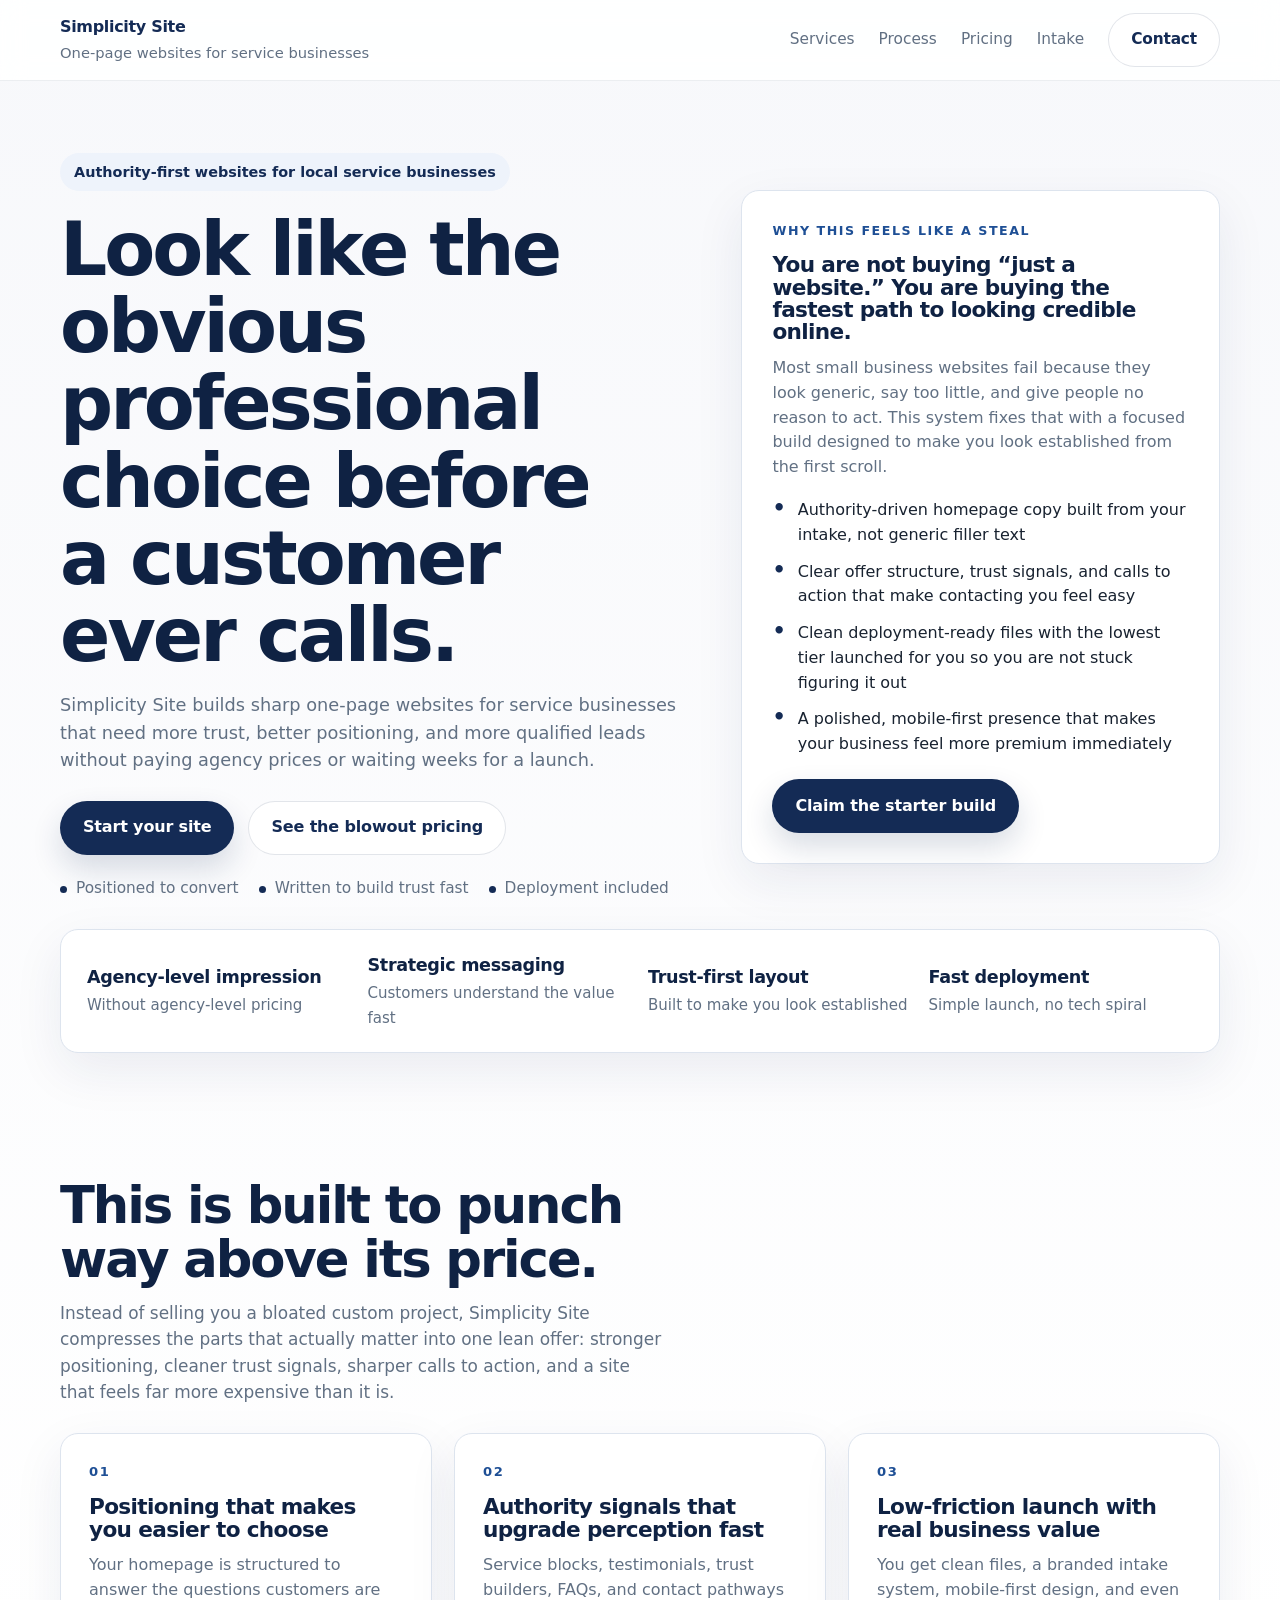
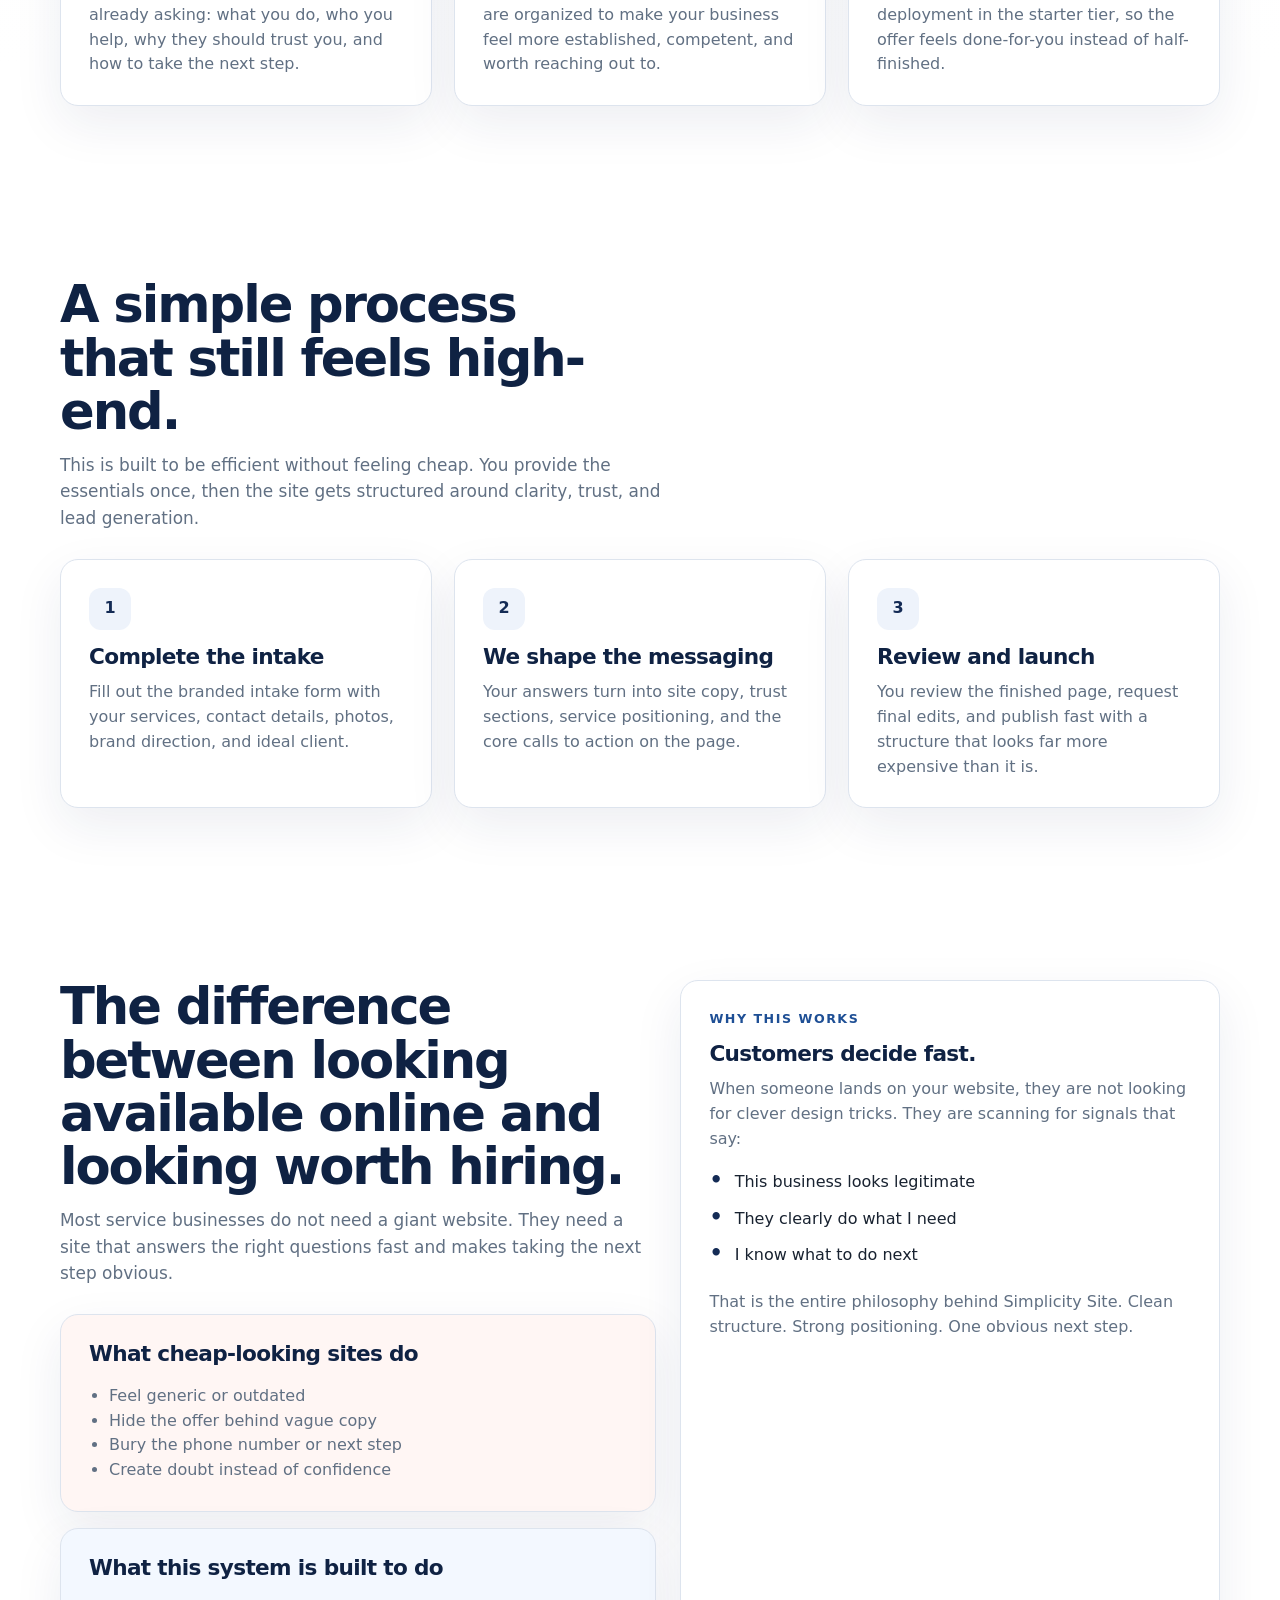
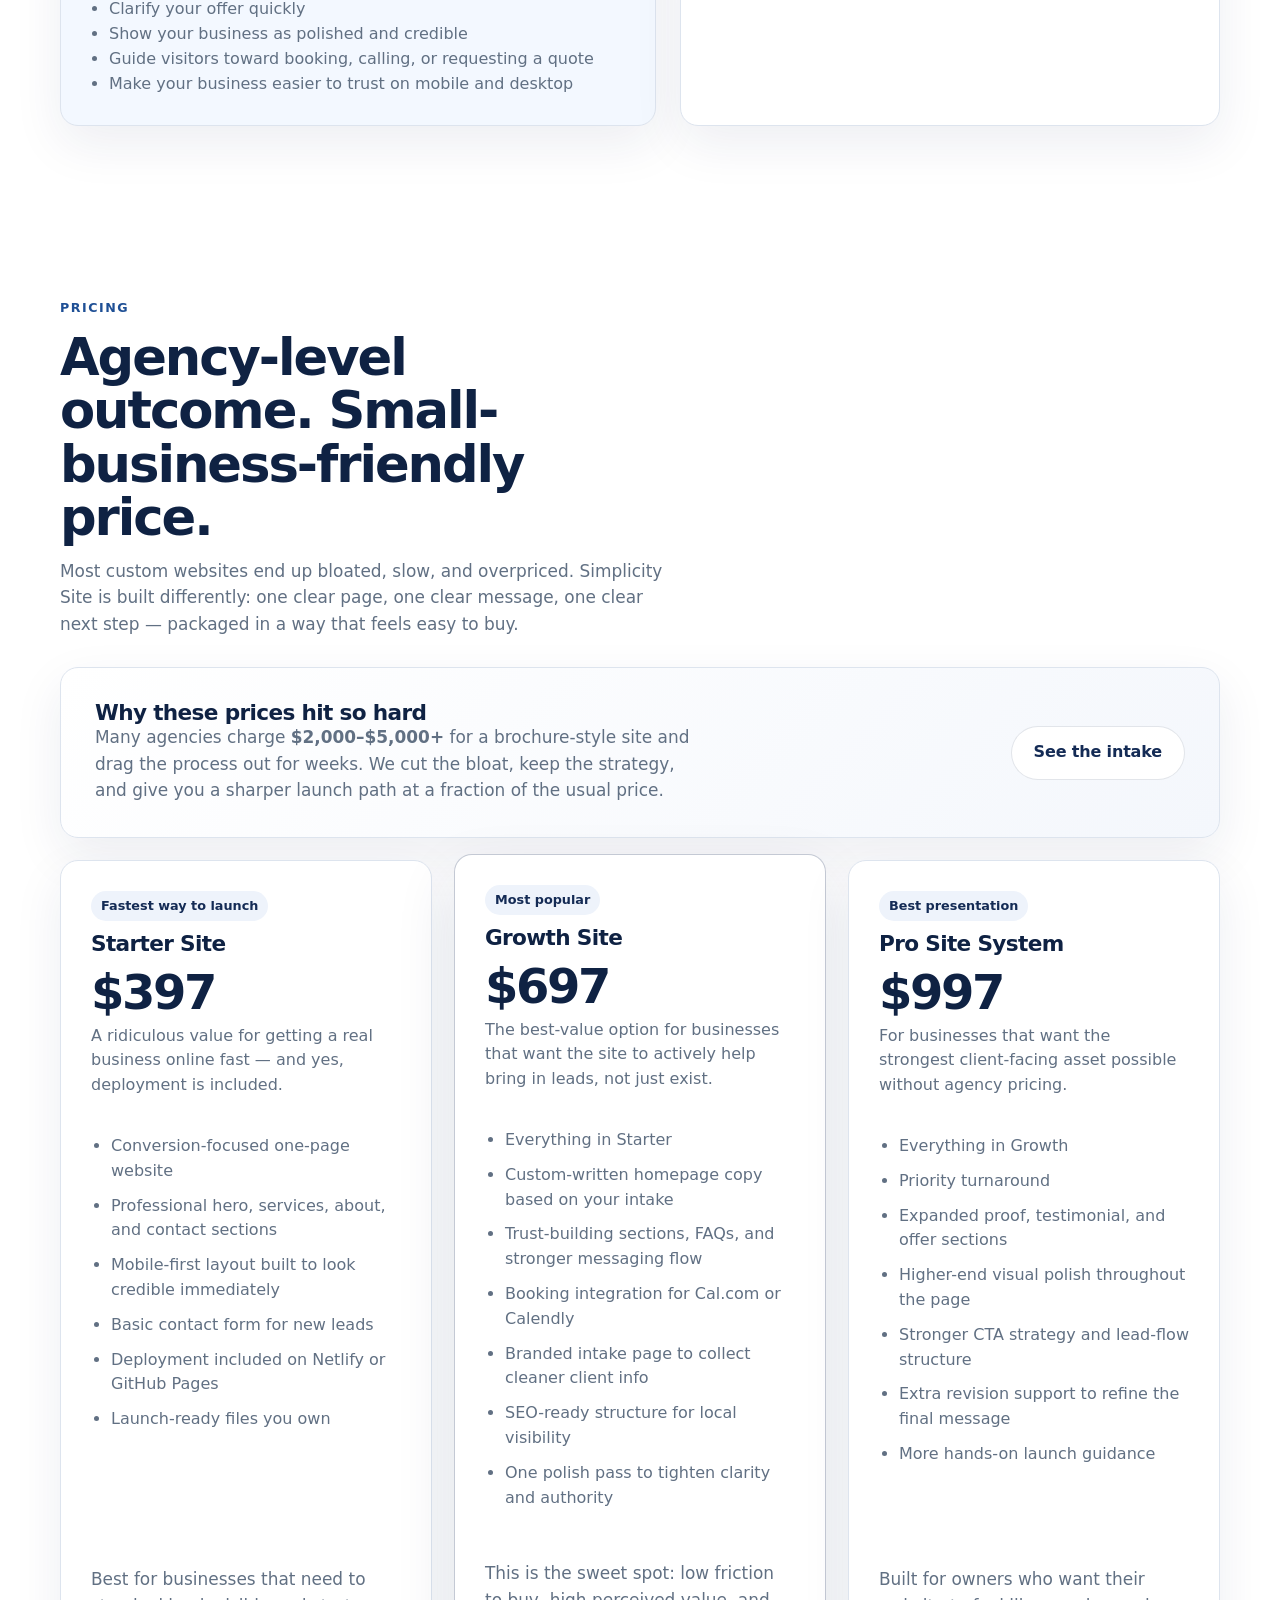
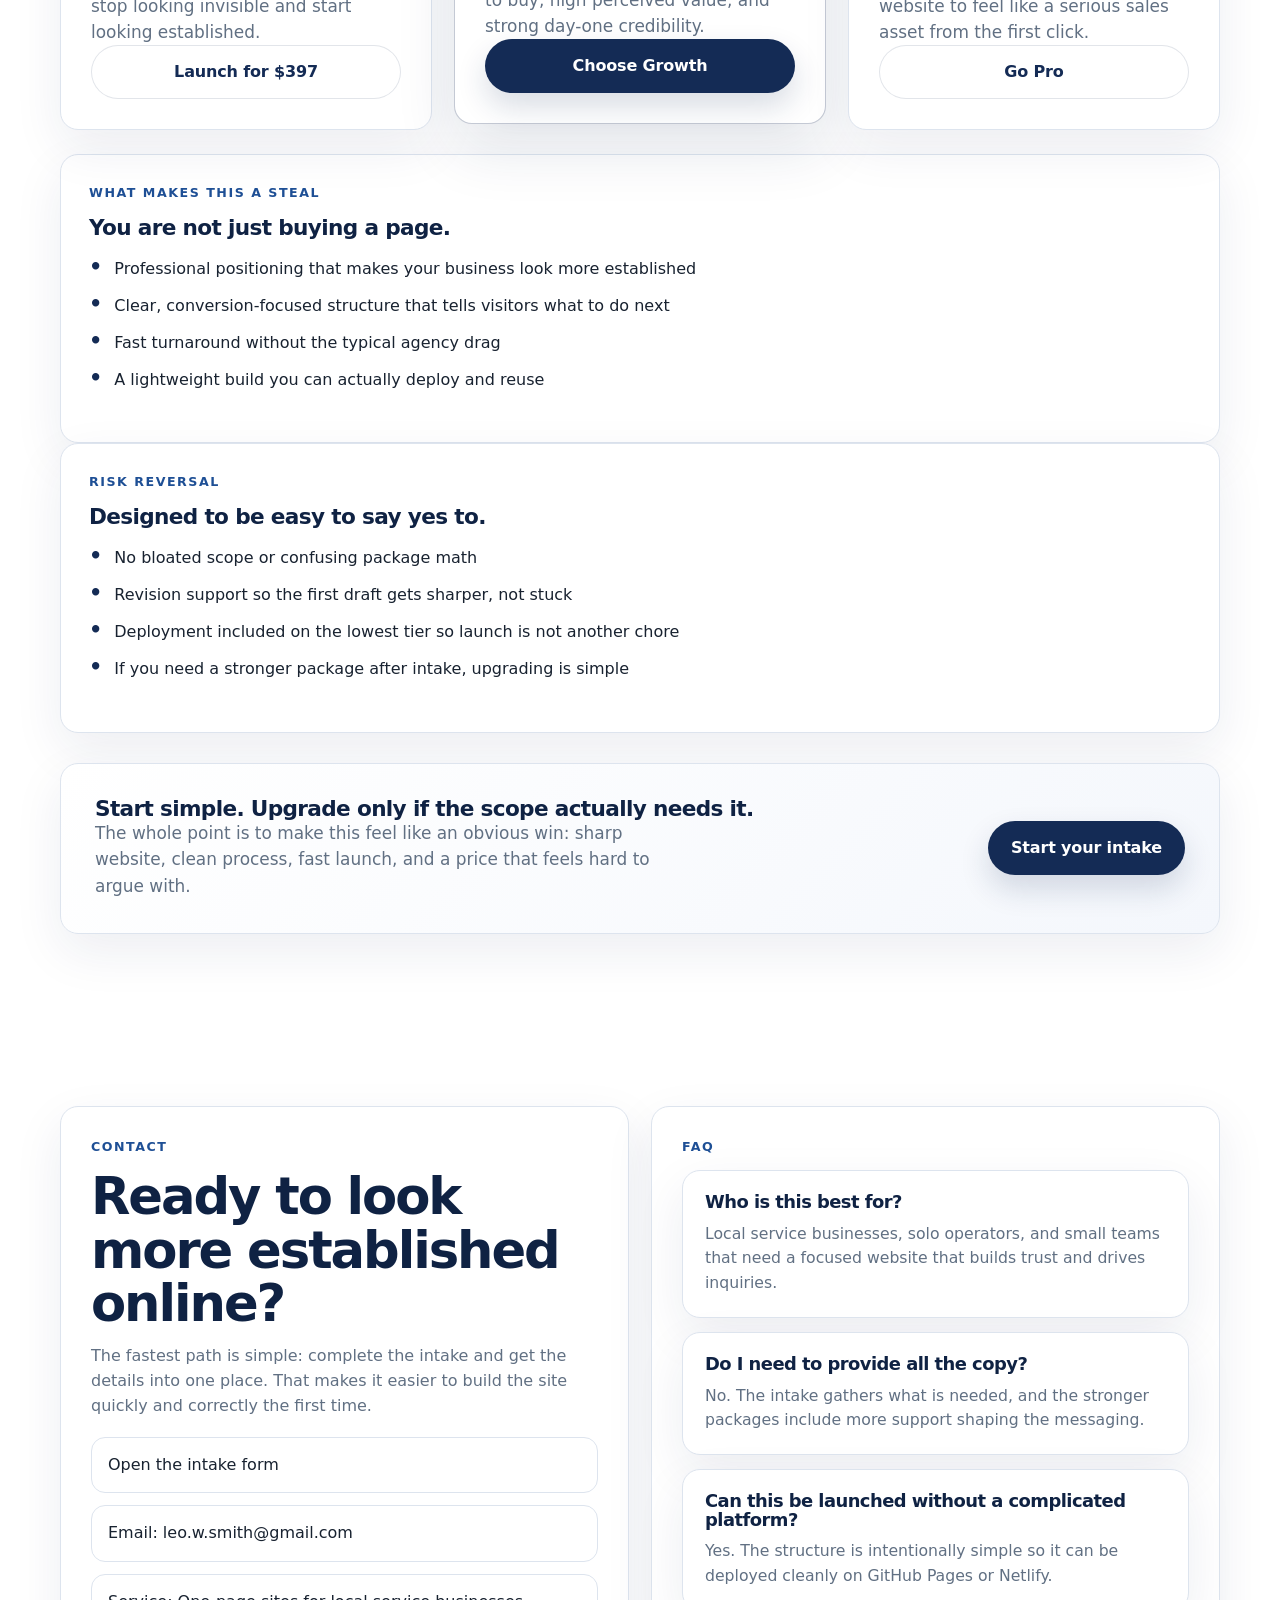
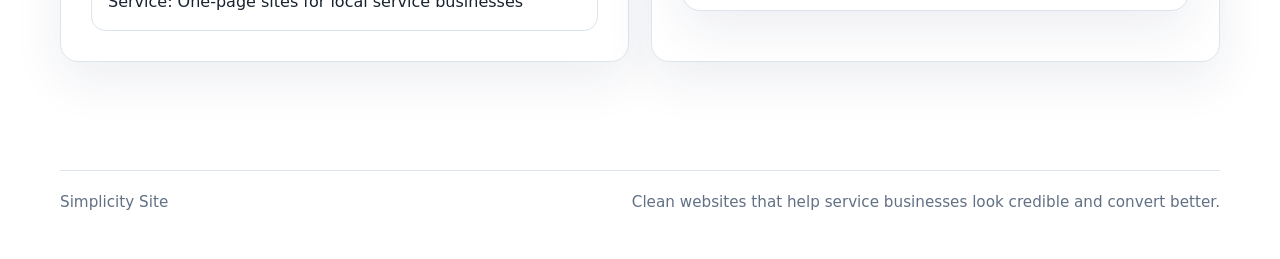
<file: index.html>
<!DOCTYPE html>
<html lang="en">
<head>
  <meta charset="UTF-8" />
  <meta name="viewport" content="width=device-width, initial-scale=1.0" />
  <title>Simplicity Site | Professional One-Page Websites for Service Businesses</title>
  <meta name="description" content="Simplicity Site builds sharp, conversion-focused one-page websites for service businesses that need credibility, clarity, and more qualified leads." />
  <style>
    :root {
      --navy: #142b55;
      --navy-2: #0f2243;
      --ink: #182230;
      --muted: #617083;
      --line: #dde4ee;
      --bg: #f7f8fb;
      --surface: #ffffff;
      --soft: #eef3fb;
      --soft-2: #f2f6fc;
      --accent: #1e4f95;
      --accent-2: #173f79;
      --shadow: 0 18px 50px rgba(20, 43, 85, 0.08);
      --radius: 18px;
      --max: 1160px;
    }

    * { box-sizing: border-box; }
    html { scroll-behavior: smooth; }
    body {
      margin: 0;
      font-family: Inter, ui-sans-serif, system-ui, -apple-system, BlinkMacSystemFont, "Segoe UI", sans-serif;
      background: linear-gradient(180deg, #f7f8fb 0%, #ffffff 25%, #ffffff 100%);
      color: var(--ink);
      line-height: 1.55;
    }

    a { color: inherit; text-decoration: none; }
    img { max-width: 100%; display: block; }
    .wrap { width: min(calc(100% - 32px), var(--max)); margin: 0 auto; }

    .site-header {
      position: sticky;
      top: 0;
      z-index: 30;
      background: rgba(255,255,255,0.88);
      backdrop-filter: blur(12px);
      border-bottom: 1px solid rgba(20, 43, 85, 0.08);
    }

    .nav {
      min-height: 80px;
      display: flex;
      align-items: center;
      justify-content: space-between;
      gap: 24px;
    }

    .brand {
      display: flex;
      flex-direction: column;
      gap: 2px;
    }

    .brand strong {
      font-size: 1rem;
      color: var(--navy);
      letter-spacing: -0.02em;
    }

    .brand span {
      color: var(--muted);
      font-size: 0.92rem;
    }

    .nav-links {
      display: flex;
      align-items: center;
      gap: 24px;
      color: var(--muted);
      font-size: 0.96rem;
    }

    .nav-links a:hover { color: var(--navy); }

    .btn {
      display: inline-flex;
      align-items: center;
      justify-content: center;
      min-height: 54px;
      padding: 0 22px;
      border-radius: 999px;
      border: 1px solid transparent;
      font-weight: 700;
      letter-spacing: -0.01em;
      transition: transform 0.2s ease, background 0.2s ease, border-color 0.2s ease, color 0.2s ease;
      cursor: pointer;
    }

    .btn:hover { transform: translateY(-1px); }

    .btn-primary {
      background: var(--navy);
      color: #fff;
      box-shadow: 0 14px 30px rgba(20, 43, 85, 0.16);
    }

    .btn-primary:hover { background: var(--navy-2); }

    .btn-secondary {
      background: #fff;
      color: var(--navy);
      border-color: rgba(20, 43, 85, 0.12);
    }

    section { padding: 86px 0; }

    .hero {
      padding: 72px 0 40px;
    }

    .hero-grid {
      display: grid;
      grid-template-columns: minmax(0, 1.15fr) minmax(320px, 0.85fr);
      gap: 34px;
      align-items: center;
    }

    .eyebrow {
      display: inline-flex;
      align-items: center;
      min-height: 38px;
      padding: 0 14px;
      border-radius: 999px;
      background: var(--soft);
      color: var(--navy);
      font-size: 0.9rem;
      font-weight: 700;
      margin-bottom: 20px;
    }

    h1, h2, h3 {
      margin: 0;
      line-height: 1.04;
      letter-spacing: -0.04em;
      color: var(--navy-2);
    }

    h1 {
      font-size: clamp(2.8rem, 5.8vw, 5.3rem);
      max-width: 11ch;
      margin-bottom: 18px;
    }

    h2 {
      font-size: clamp(2rem, 4vw, 3.2rem);
      max-width: 16ch;
      margin-bottom: 14px;
    }

    h3 {
      font-size: 1.35rem;
      letter-spacing: -0.03em;
    }

    .hero-copy > p {
      font-size: 1.11rem;
      color: var(--muted);
      max-width: 58ch;
      margin: 0 0 26px;
    }

    .hero-actions {
      display: flex;
      flex-wrap: wrap;
      gap: 14px;
      margin-bottom: 22px;
    }

    .microproof {
      display: flex;
      flex-wrap: wrap;
      gap: 20px;
      color: var(--muted);
      font-size: 0.96rem;
    }

    .microproof span {
      position: relative;
      padding-left: 16px;
    }

    .microproof span::before {
      content: "";
      width: 7px;
      height: 7px;
      border-radius: 50%;
      background: var(--navy);
      position: absolute;
      left: 0;
      top: 9px;
    }

    .card,
    .hero-card,
    .pricing-card,
    .cta-band,
    .contact-card,
    .faq-card,
    .proof-bar {
      background: var(--surface);
      border: 1px solid var(--line);
      border-radius: var(--radius);
      box-shadow: var(--shadow);
    }

    .hero-card {
      padding: 30px;
    }

    .mini-label {
      color: var(--accent);
      text-transform: uppercase;
      font-size: 0.79rem;
      letter-spacing: 0.12em;
      font-weight: 800;
      margin-bottom: 14px;
    }

    .hero-card p {
      color: var(--muted);
      margin: 12px 0 18px;
    }

    .check-list {
      list-style: none;
      padding: 0;
      margin: 18px 0 22px;
      display: grid;
      gap: 12px;
    }

    .check-list li {
      display: flex;
      gap: 12px;
      align-items: flex-start;
      color: var(--ink);
    }

    .check-list li::before {
      content: "•";
      color: var(--navy);
      font-weight: 900;
      font-size: 1.3rem;
      line-height: 1;
    }

    .proof-bar {
      padding: 22px 26px;
      margin-top: 28px;
      display: grid;
      grid-template-columns: repeat(4, 1fr);
      gap: 16px;
      align-items: center;
    }

    .proof-item strong {
      display: block;
      color: var(--navy-2);
      font-size: 1.1rem;
      margin-bottom: 2px;
      letter-spacing: -0.02em;
    }

    .proof-item span {
      color: var(--muted);
      font-size: 0.94rem;
    }

    .section-head {
      display: flex;
      justify-content: space-between;
      align-items: end;
      gap: 24px;
      margin-bottom: 28px;
    }

    .section-intro {
      color: var(--muted);
      font-size: 1.06rem;
      max-width: 56ch;
      margin: 0;
    }

    .grid-3 {
      display: grid;
      grid-template-columns: repeat(3, 1fr);
      gap: 22px;
    }

    .card {
      padding: 28px;
    }

    .kicker {
      color: var(--accent);
      font-size: 0.82rem;
      text-transform: uppercase;
      letter-spacing: 0.12em;
      font-weight: 800;
      margin-bottom: 14px;
    }

    .card p, .pricing-card p, .contact-card p, .faq-card p {
      color: var(--muted);
      margin: 12px 0 0;
    }

    .step-no {
      width: 42px;
      height: 42px;
      border-radius: 12px;
      display: inline-grid;
      place-items: center;
      background: var(--soft);
      color: var(--navy);
      font-weight: 800;
      margin-bottom: 16px;
    }

    .split {
      display: grid;
      grid-template-columns: 1.05fr 0.95fr;
      gap: 24px;
      align-items: stretch;
    }

    .comparison {
      display: grid;
      gap: 16px;
    }

    .comparison .card {
      height: 100%;
    }

    .comparison .card.bad {
      background: #fff6f4;
    }

    .comparison .card.good {
      background: #f3f8ff;
    }

    .comparison ul {
      margin: 18px 0 0;
      padding-left: 20px;
      color: var(--muted);
    }

    .pricing-grid {
      display: grid;
      grid-template-columns: repeat(3, 1fr);
      gap: 22px;
      align-items: stretch;
    }

    .pricing-card {
      padding: 30px;
      position: relative;
      display: flex;
      flex-direction: column;
    }

    .pricing-card.featured {
      border-color: rgba(20, 43, 85, 0.25);
      transform: translateY(-6px);
      box-shadow: 0 24px 60px rgba(20, 43, 85, 0.12);
    }

    .badge {
      display: inline-flex;
      align-items: center;
      min-height: 30px;
      padding: 0 10px;
      border-radius: 999px;
      background: var(--soft);
      color: var(--navy);
      font-size: 0.8rem;
      font-weight: 800;
      margin-bottom: 12px;
      width: fit-content;
    }

    .price {
      font-size: 3rem;
      line-height: 1;
      letter-spacing: -0.05em;
      color: var(--navy-2);
      margin: 12px 0 8px;
      font-weight: 800;
    }

    .price-note {
      color: var(--muted);
      margin-bottom: 18px;
    }

    .pricing-card ul {
      margin: 18px 0 24px;
      padding-left: 20px;
      color: var(--muted);
      flex: 1;
    }

    .pricing-card li { margin-bottom: 10px; }

    .pricing-foot {
      margin-top: 18px;
      color: var(--muted);
      font-size: 0.95rem;
    }

    .cta-band {
      padding: 34px;
      display: grid;
      grid-template-columns: 1fr auto;
      align-items: center;
      gap: 18px;
      margin-top: 30px;
      background: linear-gradient(135deg, #ffffff 0%, #f4f7fc 100%);
    }

    .contact-grid {
      display: grid;
      grid-template-columns: 1fr 1fr;
      gap: 22px;
    }

    .contact-card {
      padding: 30px;
    }

    .contact-list {
      display: grid;
      gap: 12px;
      margin-top: 18px;
    }

    .contact-list a, .contact-list div {
      padding: 15px 16px;
      border-radius: 14px;
      border: 1px solid var(--line);
      background: #fff;
      color: var(--ink);
    }

    .faq-list {
      display: grid;
      gap: 14px;
    }

    .faq-card {
      padding: 22px;
    }

    .faq-card h3 {
      font-size: 1.12rem;
    }

    .faq-card p {
      margin-top: 10px;
      font-size: 0.98rem;
    }

    footer {
      padding: 22px 0 44px;
      color: var(--muted);
      font-size: 0.95rem;
    }

    .footer-inner {
      display: flex;
      justify-content: space-between;
      align-items: center;
      gap: 16px;
      border-top: 1px solid var(--line);
      padding-top: 20px;
    }

    @media (max-width: 980px) {
      .hero-grid,
      .split,
      .grid-3,
      .pricing-grid,
      .contact-grid,
      .proof-bar {
        grid-template-columns: 1fr;
      }

      .cta-band,
      .footer-inner,
      .nav {
        grid-template-columns: 1fr;
        flex-direction: column;
        align-items: flex-start;
      }

      .pricing-card.featured { transform: none; }
    }

    @media (max-width: 760px) {
      .nav-links a:not(.btn) { display: none; }
      .hero { padding-top: 50px; }
      section { padding: 64px 0; }
      .wrap { width: min(calc(100% - 20px), var(--max)); }
      .btn { width: 100%; }
      .hero-actions { display: grid; }
      .cta-band { padding: 26px; }
    }
  </style>
</head>
<body>
  <header class="site-header">
    <div class="wrap nav">
      <a href="#top" class="brand" aria-label="Simplicity Site home">
        <strong>Simplicity Site</strong>
        <span>One-page websites for service businesses</span>
      </a>
      <nav class="nav-links" aria-label="Primary">
        <a href="#services">Services</a>
        <a href="#process">Process</a>
        <a href="#pricing">Pricing</a>
        <a href="intake.html">Intake</a>
        <a href="#contact" class="btn btn-secondary">Contact</a>
      </nav>
    </div>
  </header>

  <main id="top">
    <section class="hero">
      <div class="wrap hero-grid">
        <div class="hero-copy">
          <div class="eyebrow">Authority-first websites for local service businesses</div>
          <h1>Look like the obvious professional choice before a customer ever calls.</h1>
          <p>
            Simplicity Site builds sharp one-page websites for service businesses that need more trust, better positioning, and more qualified leads without paying agency prices or waiting weeks for a launch.
          </p>
          <div class="hero-actions">
            <a href="intake.html" class="btn btn-primary">Start your site</a>
            <a href="#pricing" class="btn btn-secondary">See the blowout pricing</a>
          </div>
          <div class="microproof">
            <span>Positioned to convert</span>
            <span>Written to build trust fast</span>
            <span>Deployment included</span>
          </div>
        </div>

        <aside class="hero-card">
          <div class="mini-label">Why this feels like a steal</div>
          <h3>You are not buying “just a website.” You are buying the fastest path to looking credible online.</h3>
          <p>
            Most small business websites fail because they look generic, say too little, and give people no reason to act. This system fixes that with a focused build designed to make you look established from the first scroll.
          </p>
          <ul class="check-list">
            <li>Authority-driven homepage copy built from your intake, not generic filler text</li>
            <li>Clear offer structure, trust signals, and calls to action that make contacting you feel easy</li>
            <li>Clean deployment-ready files with the lowest tier launched for you so you are not stuck figuring it out</li>
            <li>A polished, mobile-first presence that makes your business feel more premium immediately</li>
          </ul>
          <a href="intake.html" class="btn btn-primary">Claim the starter build</a>
        </aside>
      </div>

      <div class="wrap">
        <div class="proof-bar">
          <div class="proof-item">
            <strong>Agency-level impression</strong>
            <span>Without agency-level pricing</span>
          </div>
          <div class="proof-item">
            <strong>Strategic messaging</strong>
            <span>Customers understand the value fast</span>
          </div>
          <div class="proof-item">
            <strong>Trust-first layout</strong>
            <span>Built to make you look established</span>
          </div>
          <div class="proof-item">
            <strong>Fast deployment</strong>
            <span>Simple launch, no tech spiral</span>
          </div>
        </div>
      </div>
    </section>

    <section id="services">
      <div class="wrap">
        <div class="section-head">
          <div>
            <h2>This is built to punch way above its price.</h2>
            <p class="section-intro">
              Instead of selling you a bloated custom project, Simplicity Site compresses the parts that actually matter into one lean offer: stronger positioning, cleaner trust signals, sharper calls to action, and a site that feels far more expensive than it is.
            </p>
          </div>
        </div>

        <div class="grid-3">
          <div class="card">
            <div class="kicker">01</div>
            <h3>Positioning that makes you easier to choose</h3>
            <p>Your homepage is structured to answer the questions customers are already asking: what you do, who you help, why they should trust you, and how to take the next step.</p>
          </div>
          <div class="card">
            <div class="kicker">02</div>
            <h3>Authority signals that upgrade perception fast</h3>
            <p>Service blocks, testimonials, trust builders, FAQs, and contact pathways are organized to make your business feel more established, competent, and worth reaching out to.</p>
          </div>
          <div class="card">
            <div class="kicker">03</div>
            <h3>Low-friction launch with real business value</h3>
            <p>You get clean files, a branded intake system, mobile-first design, and even deployment in the starter tier, so the offer feels done-for-you instead of half-finished.</p>
          </div>
        </div>
      </div>
    </section>

    <section id="process">
      <div class="wrap">
        <div class="section-head">
          <div>
            <h2>A simple process that still feels high-end.</h2>
            <p class="section-intro">
              This is built to be efficient without feeling cheap. You provide the essentials once, then the site gets structured around clarity, trust, and lead generation.
            </p>
          </div>
        </div>

        <div class="grid-3">
          <div class="card">
            <div class="step-no">1</div>
            <h3>Complete the intake</h3>
            <p>Fill out the branded intake form with your services, contact details, photos, brand direction, and ideal client.</p>
          </div>
          <div class="card">
            <div class="step-no">2</div>
            <h3>We shape the messaging</h3>
            <p>Your answers turn into site copy, trust sections, service positioning, and the core calls to action on the page.</p>
          </div>
          <div class="card">
            <div class="step-no">3</div>
            <h3>Review and launch</h3>
            <p>You review the finished page, request final edits, and publish fast with a structure that looks far more expensive than it is.</p>
          </div>
        </div>
      </div>
    </section>

    <section>
      <div class="wrap split">
        <div>
          <div class="section-head">
            <div>
              <h2>The difference between looking available online and looking worth hiring.</h2>
              <p class="section-intro">
                Most service businesses do not need a giant website. They need a site that answers the right questions fast and makes taking the next step obvious.
              </p>
            </div>
          </div>

          <div class="comparison">
            <div class="card bad">
              <h3>What cheap-looking sites do</h3>
              <ul>
                <li>Feel generic or outdated</li>
                <li>Hide the offer behind vague copy</li>
                <li>Bury the phone number or next step</li>
                <li>Create doubt instead of confidence</li>
              </ul>
            </div>
            <div class="card good">
              <h3>What this system is built to do</h3>
              <ul>
                <li>Clarify your offer quickly</li>
                <li>Show your business as polished and credible</li>
                <li>Guide visitors toward booking, calling, or requesting a quote</li>
                <li>Make your business easier to trust on mobile and desktop</li>
              </ul>
            </div>
          </div>
        </div>

        <div class="card">
          <div class="mini-label">Why this works</div>
          <h3>Customers decide fast.</h3>
          <p>
            When someone lands on your website, they are not looking for clever design tricks. They are scanning for signals that say:
          </p>
          <ul class="check-list">
            <li>This business looks legitimate</li>
            <li>They clearly do what I need</li>
            <li>I know what to do next</li>
          </ul>
          <p>
            That is the entire philosophy behind Simplicity Site. Clean structure. Strong positioning. One obvious next step.
          </p>
        </div>
      </div>
    </section>

    
    <section id="pricing">
      <div class="wrap">
        <div class="section-head">
          <div>
            <div class="mini-label">Pricing</div>
            <h2>Agency-level outcome. Small-business-friendly price.</h2>
            <p class="section-intro">
              Most custom websites end up bloated, slow, and overpriced. Simplicity Site is built differently:
              one clear page, one clear message, one clear next step — packaged in a way that feels easy to buy.
            </p>
          </div>
        </div>

        <div class="cta-band" style="margin-bottom: 22px;">
          <div>
            <h3>Why these prices hit so hard</h3>
            <p class="section-intro">
              Many agencies charge <strong>$2,000–$5,000+</strong> for a brochure-style site and drag the process out for weeks.
              We cut the bloat, keep the strategy, and give you a sharper launch path at a fraction of the usual price.
            </p>
          </div>
          <a href="intake.html" class="btn btn-secondary">See the intake</a>
        </div>

        <div class="pricing-grid">
          <div class="pricing-card">
            <div class="badge">Fastest way to launch</div>
            <h3>Starter Site</h3>
            <div class="price">$397</div>
            <div class="price-note">A ridiculous value for getting a real business online fast — and yes, deployment is included.</div>
            <ul>
              <li>Conversion-focused one-page website</li>
              <li>Professional hero, services, about, and contact sections</li>
              <li>Mobile-first layout built to look credible immediately</li>
              <li>Basic contact form for new leads</li>
              <li>Deployment included on Netlify or GitHub Pages</li>
              <li>Launch-ready files you own</li>
            </ul>
            <p class="section-intro" style="margin: 16px 0 0;">
              Best for businesses that need to stop looking invisible and start looking established.
            </p>
            <a href="intake.html" class="btn btn-secondary">Launch for $397</a>
          </div>

          <div class="pricing-card featured">
            <div class="badge">Most popular</div>
            <h3>Growth Site</h3>
            <div class="price">$697</div>
            <div class="price-note">The best-value option for businesses that want the site to actively help bring in leads, not just exist.</div>
            <ul>
              <li>Everything in Starter</li>
              <li>Custom-written homepage copy based on your intake</li>
              <li>Trust-building sections, FAQs, and stronger messaging flow</li>
              <li>Booking integration for Cal.com or Calendly</li>
              <li>Branded intake page to collect cleaner client info</li>
              <li>SEO-ready structure for local visibility</li>
              <li>One polish pass to tighten clarity and authority</li>
            </ul>
            <p class="section-intro" style="margin: 16px 0 0;">
              This is the sweet spot: low friction to buy, high perceived value, and strong day-one credibility.
            </p>
            <a href="intake.html" class="btn btn-primary">Choose Growth</a>
          </div>

          <div class="pricing-card">
            <div class="badge">Best presentation</div>
            <h3>Pro Site System</h3>
            <div class="price">$997</div>
            <div class="price-note">For businesses that want the strongest client-facing asset possible without agency pricing.</div>
            <ul>
              <li>Everything in Growth</li>
              <li>Priority turnaround</li>
              <li>Expanded proof, testimonial, and offer sections</li>
              <li>Higher-end visual polish throughout the page</li>
              <li>Stronger CTA strategy and lead-flow structure</li>
              <li>Extra revision support to refine the final message</li>
              <li>More hands-on launch guidance</li>
            </ul>
            <p class="section-intro" style="margin: 16px 0 0;">
              Built for owners who want their website to feel like a serious sales asset from the first click.
            </p>
            <a href="intake.html" class="btn btn-secondary">Go Pro</a>
          </div>
        </div>

        <div class="content-grid" style="margin-top: 24px; align-items: stretch;">
          <div class="card">
            <div class="mini-label">What makes this a steal</div>
            <h3>You are not just buying a page.</h3>
            <ul class="check-list">
              <li>Professional positioning that makes your business look more established</li>
              <li>Clear, conversion-focused structure that tells visitors what to do next</li>
              <li>Fast turnaround without the typical agency drag</li>
              <li>A lightweight build you can actually deploy and reuse</li>
            </ul>
          </div>

          <div class="card">
            <div class="mini-label">Risk reversal</div>
            <h3>Designed to be easy to say yes to.</h3>
            <ul class="check-list">
              <li>No bloated scope or confusing package math</li>
              <li>Revision support so the first draft gets sharper, not stuck</li>
              <li>Deployment included on the lowest tier so launch is not another chore</li>
              <li>If you need a stronger package after intake, upgrading is simple</li>
            </ul>
          </div>
        </div>

        <div class="cta-band">
          <div>
            <h3>Start simple. Upgrade only if the scope actually needs it.</h3>
            <p class="section-intro">
              The whole point is to make this feel like an obvious win: sharp website, clean process, fast launch, and a price that feels hard to argue with.
            </p>
          </div>
          <a href="intake.html" class="btn btn-primary">Start your intake</a>
        </div>
      </div>
    </section>


    <section id="contact">
      <div class="wrap contact-grid">
        <div class="contact-card">
          <div class="mini-label">Contact</div>
          <h2>Ready to look more established online?</h2>
          <p>
            The fastest path is simple: complete the intake and get the details into one place. That makes it easier to build the site quickly and correctly the first time.
          </p>
          <div class="contact-list">
            <a href="intake.html">Open the intake form</a>
            <div>Email: leo.w.smith@gmail.com</div>
            <div>Service: One-page sites for local service businesses</div>
          </div>
        </div>

        <div class="contact-card">
          <div class="mini-label">FAQ</div>
          <div class="faq-list">
            <div class="faq-card">
              <h3>Who is this best for?</h3>
              <p>Local service businesses, solo operators, and small teams that need a focused website that builds trust and drives inquiries.</p>
            </div>
            <div class="faq-card">
              <h3>Do I need to provide all the copy?</h3>
              <p>No. The intake gathers what is needed, and the stronger packages include more support shaping the messaging.</p>
            </div>
            <div class="faq-card">
              <h3>Can this be launched without a complicated platform?</h3>
              <p>Yes. The structure is intentionally simple so it can be deployed cleanly on GitHub Pages or Netlify.</p>
            </div>
          </div>
        </div>
      </div>
    </section>
  </main>

  <footer>
    <div class="wrap footer-inner">
      <div>Simplicity Site</div>
      <div>Clean websites that help service businesses look credible and convert better.</div>
    </div>
  </footer>
</body>
</html>
</file>
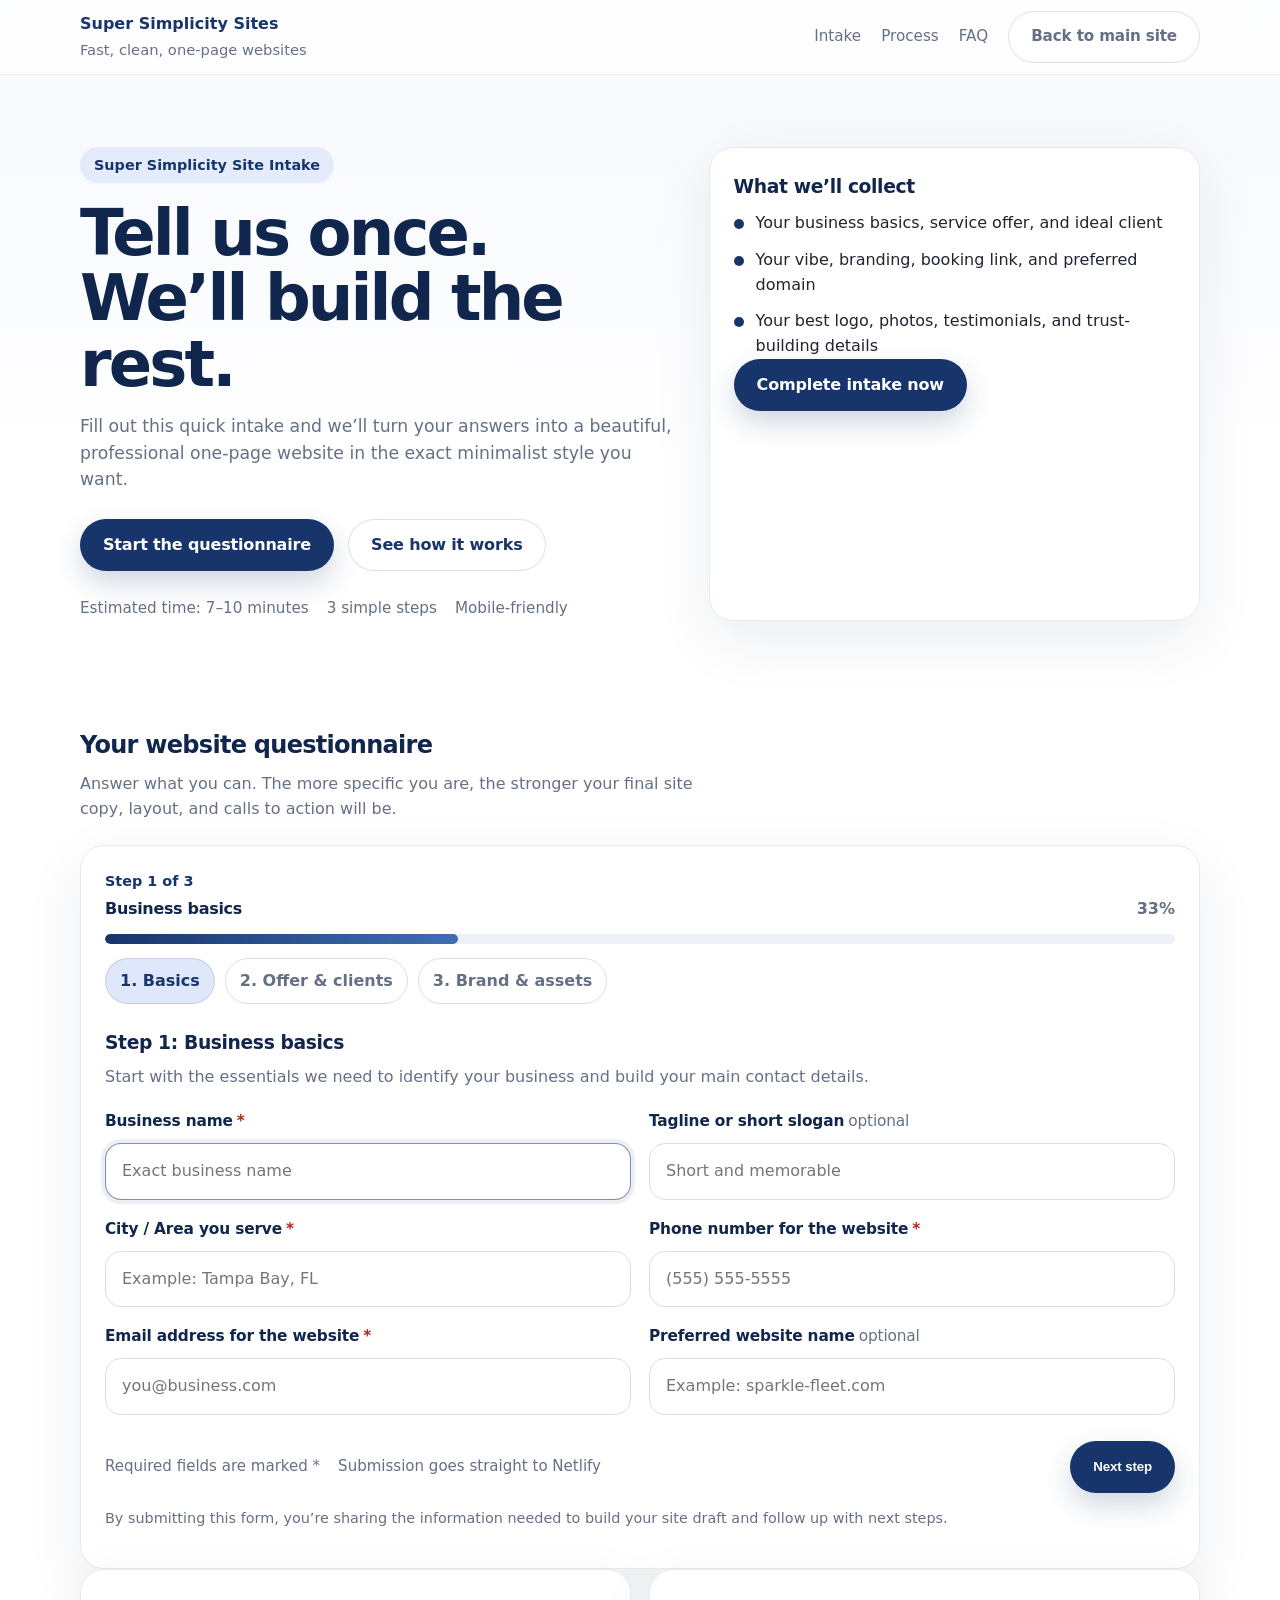
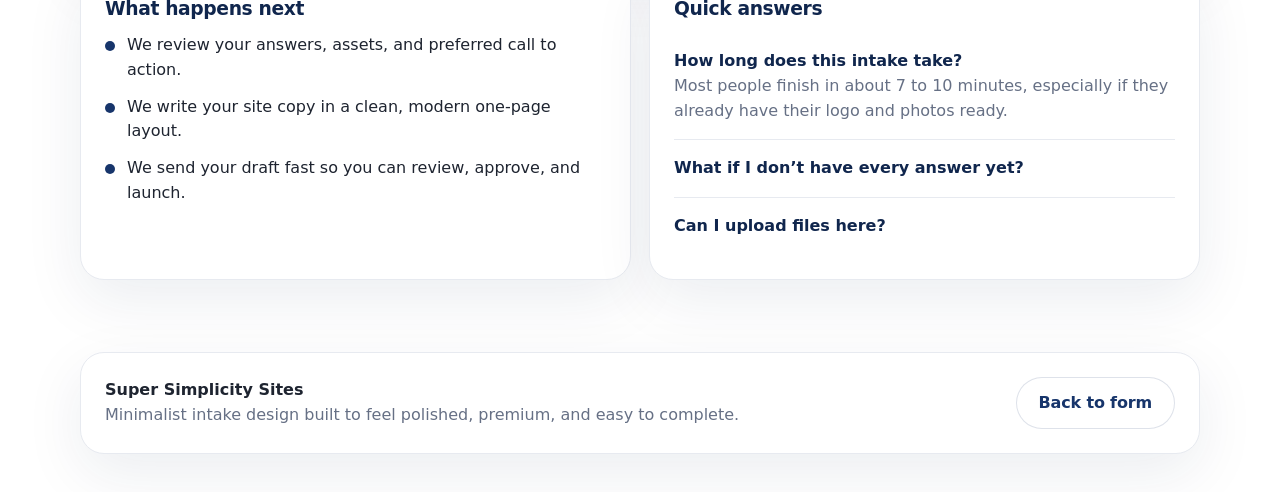
<file: intake.html>
<!DOCTYPE html>
<html lang="en">
<head>
  <meta charset="UTF-8" />
  <meta name="viewport" content="width=device-width, initial-scale=1.0" />
  <title>Super Simplicity Site Intake</title>
  <meta name="description" content="Branded website intake form for collecting business info, services, assets, and brand direction." />
  <link rel="stylesheet" href="styles.css" />
</head>
<body>
  <header class="topbar">
    <div class="wrap topbar-inner">
      <a href="index.html" class="brand" aria-label="Super Simplicity Site Intake home">Super Simplicity Sites <span>Fast, clean, one-page websites</span></a>
      <nav class="nav" aria-label="Primary">
        <a href="#intake">Intake</a>
        <a href="#process">Process</a>
        <a href="#faq">FAQ</a>
        <a href="index.html" class="btn btn-secondary">Back to main site</a>
      </nav>
    </div>
  </header>

  <main id="top">
    <section class="hero">
      <div class="wrap hero-grid">
        <div class="hero-copy">
          <span class="eyebrow">Super Simplicity Site Intake</span>
          <h1>Tell us once. We’ll build the rest.</h1>
          <p>
            Fill out this quick intake and we’ll turn your answers into a beautiful,
            professional one-page website in the exact minimalist style you want.
          </p>
          <div class="hero-actions">
            <a href="#intake" class="btn btn-primary">Start the questionnaire</a>
            <a href="#process" class="btn btn-secondary">See how it works</a>
          </div>
          <div class="microproof">
            <span>Estimated time: 7–10 minutes</span>
            <span>3 simple steps</span>
            <span>Mobile-friendly</span>
          </div>
        </div>

        <aside class="hero-card" aria-label="What you’ll submit">
          <h3>What we’ll collect</h3>
          <ul class="hero-list">
            <li><span class="bullet"></span><span>Your business basics, service offer, and ideal client</span></li>
            <li><span class="bullet"></span><span>Your vibe, branding, booking link, and preferred domain</span></li>
            <li><span class="bullet"></span><span>Your best logo, photos, testimonials, and trust-building details</span></li>
          </ul>
          <a href="#intake" class="btn btn-primary">Complete intake now</a>
        </aside>
      </div>
    </section>

    <section class="section" id="intake">
      <div class="wrap">
        <div class="section-head">
          <div>
            <h2>Your website questionnaire</h2>
            <p>
              Answer what you can. The more specific you are, the stronger your final site copy,
              layout, and calls to action will be.
            </p>
          </div>
        </div>

        <div class="form-shell">
          <div class="progress-wrap" aria-label="Form progress">
            <div class="progress-top">
              <div>
                <div class="progress-kicker">Step <span id="current-step-label">1</span> of 3</div>
                <strong id="current-step-title">Business basics</strong>
              </div>
              <div class="progress-percent" id="progress-percent">33%</div>
            </div>
            <div class="progress-bar" aria-hidden="true">
              <div class="progress-fill" id="progress-fill"></div>
            </div>
            <div class="step-tabs" role="tablist" aria-label="Intake steps">
              <button type="button" class="step-tab active" data-step-jump="0">1. Basics</button>
              <button type="button" class="step-tab" data-step-jump="1">2. Offer & clients</button>
              <button type="button" class="step-tab" data-step-jump="2">3. Brand & assets</button>
            </div>
          </div>

          <form id="multiStepForm" name="site-intake" method="POST" data-netlify="true" netlify enctype="multipart/form-data">
            <input type="hidden" name="form-name" value="site-intake" />

            <section class="form-step active" data-step="0" data-title="Business basics">
              <div class="step-intro">
                <h3>Step 1: Business basics</h3>
                <p>Start with the essentials we need to identify your business and build your main contact details.</p>
              </div>

              <div class="form-grid">
                <div class="field">
                  <label for="business-name">Business name<span class="required">*</span></label>
                  <input id="business-name" name="business-name" type="text" placeholder="Exact business name" required />
                </div>

                <div class="field">
                  <label for="tagline">Tagline or short slogan<span class="optional">optional</span></label>
                  <input id="tagline" name="tagline" type="text" placeholder="Short and memorable" />
                </div>

                <div class="field">
                  <label for="service-area">City / Area you serve<span class="required">*</span></label>
                  <input id="service-area" name="service-area" type="text" placeholder="Example: Tampa Bay, FL" required />
                </div>

                <div class="field">
                  <label for="phone">Phone number for the website<span class="required">*</span></label>
                  <input id="phone" name="phone" type="tel" placeholder="(555) 555-5555" required />
                </div>

                <div class="field">
                  <label for="email">Email address for the website<span class="required">*</span></label>
                  <input id="email" name="email" type="email" placeholder="you@business.com" required />
                </div>

                <div class="field">
                  <label for="domain">Preferred website name<span class="optional">optional</span></label>
                  <input id="domain" name="domain" type="text" placeholder="Example: sparkle-fleet.com" />
                </div>
              </div>
            </section>

            <section class="form-step" data-step="1" data-title="Offer & clients">
              <div class="step-intro">
                <h3>Step 2: Offer & clients</h3>
                <p>This is where the strongest copy comes from — what you do, who you serve, and what action you want visitors to take.</p>
              </div>

              <div class="form-grid">
                <div class="field-full">
                  <label for="main-offer">Main service / offer in one sentence<span class="required">*</span></label>
                  <textarea id="main-offer" name="main-offer" placeholder="Describe your core offer clearly and simply" required></textarea>
                </div>

                <div class="field-full">
                  <label for="services">Top 3–5 services or packages<span class="required">*</span></label>
                  <textarea id="services" name="services" placeholder="List one service per line" required></textarea>
                  <div class="hint">Example: Bridal facials / Membership package / Botox consultation</div>
                </div>

                <div class="field-full">
                  <label>What action do you want visitors to take?<span class="required">*</span></label>
                  <div class="radio-grid">
                    <label class="choice"><input type="radio" name="primary-cta" value="Book appointment" required /> <span>Book appointment</span></label>
                    <label class="choice"><input type="radio" name="primary-cta" value="Call you" /> <span>Call you</span></label>
                    <label class="choice"><input type="radio" name="primary-cta" value="Request a quote" /> <span>Request a quote</span></label>
                    <label class="choice"><input type="radio" name="primary-cta" value="Buy something" /> <span>Buy something</span></label>
                    <label class="choice"><input type="radio" name="primary-cta" value="Not sure" /> <span>Not sure</span></label>
                  </div>
                </div>

                <div class="field-full">
                  <label>Do you want to show pricing on the site?<span class="required">*</span></label>
                  <div class="radio-grid">
                    <label class="choice"><input type="radio" name="pricing" value="Show exact pricing" required /> <span>Show exact pricing</span></label>
                    <label class="choice"><input type="radio" name="pricing" value="Show starting at pricing" /> <span>Show “starting at” pricing</span></label>
                    <label class="choice"><input type="radio" name="pricing" value="Request a quote only" /> <span>Request a quote only</span></label>
                    <label class="choice"><input type="radio" name="pricing" value="Not sure yet" /> <span>Not sure yet</span></label>
                  </div>
                </div>

                <div class="field-full">
                  <label for="ideal-client">Who is your ideal client?<span class="required">*</span></label>
                  <textarea id="ideal-client" name="ideal-client" placeholder="Describe the person or type of client you most want to attract" required></textarea>
                </div>

                <div class="field-full">
                  <label for="problem">What’s the #1 problem you solve for them?<span class="required">*</span></label>
                  <textarea id="problem" name="problem" placeholder="What pain point or result makes your offer valuable?" required></textarea>
                </div>
              </div>
            </section>

            <section class="form-step" data-step="2" data-title="Brand & assets">
              <div class="step-intro">
                <h3>Step 3: Brand & assets</h3>
                <p>Finish with your site vibe, visual assets, booking details, and anything that helps us build trust fast.</p>
              </div>

              <div class="form-grid">
                <div class="field-full">
                  <label for="vibe">What 3 words describe the vibe you want for your site?<span class="required">*</span></label>
                  <input id="vibe" name="vibe" type="text" placeholder="Example: warm, premium, trustworthy" required />
                </div>

                <div class="field">
                  <label for="logo">Do you have a logo file?<span class="optional">optional</span></label>
                  <input id="logo" name="logo" type="file" accept="image/*,.pdf" />
                  <div class="upload-note">Images or PDF, up to 10 MB.</div>
                </div>

                <div class="field">
                  <label for="brand-colors">Any brand colors you already use?<span class="optional">optional</span></label>
                  <input id="brand-colors" name="brand-colors" type="text" placeholder="Hex codes or plain description" />
                </div>

                <div class="field-full">
                  <label for="photos">Photos of your work / team / location<span class="optional">optional</span></label>
                  <input id="photos" name="photos" type="file" accept="image/*" multiple />
                  <div class="upload-note">Upload your best 3–6 images, up to 10 MB each.</div>
                </div>

                <div class="field-full">
                  <label for="booking-link">Do you use Cal.com or Calendly for booking? If yes, what’s your link?<span class="optional">optional</span></label>
                  <input id="booking-link" name="booking-link" type="text" placeholder="cal.com/your-name or calendly.com/your-name" />
                </div>

                <div class="field-full">
                  <label for="special-fields">Any special form fields you want on the contact form?<span class="optional">optional</span></label>
                  <textarea id="special-fields" name="special-fields" placeholder="Example: event date, budget, preferred contact method"></textarea>
                </div>

                <div class="field-full">
                  <label for="testimonials">Any testimonials or Google reviews you want featured?<span class="optional">optional</span></label>
                  <textarea id="testimonials" name="testimonials" placeholder="Paste 1–3 testimonials or a Google review link"></textarea>
                </div>

                <div class="field-full">
                  <label for="trust">Anything that builds trust?<span class="optional">optional</span></label>
                  <textarea id="trust" name="trust" placeholder="Years in business, certifications, guarantees, awards, memberships, etc."></textarea>
                </div>

                <div class="field-full">
                  <label for="copy-help">Do you need help writing your website content?<span class="optional">optional</span></label>
                  <select id="copy-help" name="copy-help">
                    <option value="">Select one</option>
                    <option>Yes please</option>
                    <option>No, I’ll provide it</option>
                  </select>
                </div>
              </div>
            </section>

            <div class="form-actions form-actions-stepped">
              <div class="form-meta">
                <span>Required fields are marked *</span>
                <span>Submission goes straight to Netlify</span>
              </div>
              <div class="step-buttons">
                <button class="btn btn-secondary" type="button" id="prevBtn">Back</button>
                <button class="btn btn-primary" type="button" id="nextBtn">Next step</button>
                <button class="btn btn-primary submit-hidden" type="submit" id="submitBtn">Submit intake</button>
              </div>
            </div>

            <p class="privacy">By submitting this form, you’re sharing the information needed to build your site draft and follow up with next steps.</p>
          </form>
        </div>

        <div class="below-grid" id="process">
          <div class="info-card">
            <h3>What happens next</h3>
            <ul class="mini-list">
              <li><span class="bullet"></span><span>We review your answers, assets, and preferred call to action.</span></li>
              <li><span class="bullet"></span><span>We write your site copy in a clean, modern one-page layout.</span></li>
              <li><span class="bullet"></span><span>We send your draft fast so you can review, approve, and launch.</span></li>
            </ul>
          </div>

          <div class="faq-card" id="faq">
            <h3>Quick answers</h3>
            <div class="faq-list">
              <details open>
                <summary>How long does this intake take?</summary>
                <p>Most people finish in about 7 to 10 minutes, especially if they already have their logo and photos ready.</p>
              </details>
              <details>
                <summary>What if I don’t have every answer yet?</summary>
                <p>That’s fine. Fill in the required fields and add anything else you have. Missing pieces can be finalized later.</p>
              </details>
              <details>
                <summary>Can I upload files here?</summary>
                <p>Yes. The form includes uploads for logos and photos so everything stays organized in one place.</p>
              </details>
            </div>
          </div>
        </div>
      </div>
    </section>
  </main>

  <footer class="footer">
    <div class="wrap">
      <div class="footer-card">
        <div>
          <strong>Super Simplicity Sites</strong>
          <p>Minimalist intake design built to feel polished, premium, and easy to complete.</p>
        </div>
        <a href="#intake" class="btn btn-secondary">Back to form</a>
      </div>
    </div>
  </footer>

  <script src="script.js"></script>
</body>
</html>
</file>
<file: styles.css>
:root {
  --bg: #f7f8fb;
  --surface: #ffffff;
  --text: #1e2430;
  --muted: #667085;
  --line: #e7eaf0;
  --primary: #17356b;
  --primary-dark: #10264d;
  --accent: #dfe8fb;
  --shadow: 0 20px 60px rgba(16, 38, 77, 0.08);
  --radius: 24px;
  --max: 1120px;
}

* { box-sizing: border-box; }

html { scroll-behavior: smooth; }

body {
  margin: 0;
  font-family: Inter, ui-sans-serif, system-ui, -apple-system, BlinkMacSystemFont, "Segoe UI", sans-serif;
  color: var(--text);
  background: linear-gradient(180deg, #f5f7fc 0%, #ffffff 22%, #ffffff 100%);
  line-height: 1.55;
}

a { color: inherit; text-decoration: none; }

img { max-width: 100%; display: block; }

.container,
.wrap {
  width: min(100% - 32px, var(--max));
  margin: 0 auto;
}

.btn {
  display: inline-flex;
  align-items: center;
  justify-content: center;
  gap: 10px;
  min-height: 52px;
  padding: 0 22px;
  border-radius: 999px;
  border: 1px solid transparent;
  font-weight: 600;
  letter-spacing: -0.01em;
  transition: 0.2s ease;
  cursor: pointer;
}

.btn:hover { transform: translateY(-1px); }

.btn-primary {
  background: var(--primary);
  color: white;
  box-shadow: 0 12px 28px rgba(23, 53, 107, 0.2);
}

.btn-primary:hover { background: var(--primary-dark); }

.btn-secondary {
  background: white;
  color: var(--primary);
  border-color: rgba(23, 53, 107, 0.14);
}

.section { padding: 72px 0; }

.section-head {
  display: flex;
  justify-content: space-between;
  gap: 20px;
  align-items: end;
  margin-bottom: 24px;
}

.section-head h2,
.section-title {
  margin: 0;
  color: var(--primary-dark);
  letter-spacing: -0.03em;
}

.section-head p,
.section-copy {
  margin: 8px 0 0;
  color: var(--muted);
  max-width: 62ch;
}

.card {
  background: var(--surface);
  border: 1px solid var(--line);
  border-radius: var(--radius);
  box-shadow: var(--shadow);
}

/* Shared header */
.topbar,
.site-header {
  position: sticky;
  top: 0;
  z-index: 50;
  backdrop-filter: blur(10px);
  background: rgba(255, 255, 255, 0.82);
  border-bottom: 1px solid rgba(23, 53, 107, 0.08);
}

.topbar-inner,
.nav {
  display: flex;
  align-items: center;
  justify-content: space-between;
  gap: 20px;
  min-height: 74px;
}

.brand {
  display: flex;
  flex-direction: column;
  gap: 2px;
  font-weight: 700;
  color: var(--primary);
}

.brand span,
.brand small {
  color: var(--muted);
  font-size: 0.92rem;
  font-weight: 500;
}

.nav-links,
.nav-menu,
.nav-links a {
  display: flex;
  gap: 20px;
  align-items: center;
}

.nav-links a,
.nav-menu a,
.topbar .nav a {
  color: var(--muted);
  font-size: 0.95rem;
}

.nav-links a:hover,
.nav-menu a:hover,
.topbar .nav a:hover {
  color: var(--primary);
}

/* Landing page */
.hero-home {
  padding: 84px 0 56px;
}

.hero-home-grid {
  display: grid;
  grid-template-columns: 1.1fr 0.9fr;
  gap: 28px;
  align-items: center;
}

.eyebrow {
  display: inline-flex;
  align-items: center;
  gap: 8px;
  min-height: 36px;
  padding: 0 14px;
  border-radius: 999px;
  background: rgba(223, 232, 251, 0.8);
  color: var(--primary);
  font-weight: 600;
  font-size: 0.9rem;
}

.hero-home h1,
.hero-copy h1 {
  margin: 18px 0 16px;
  font-size: clamp(2.5rem, 5vw, 4.4rem);
  line-height: 1.02;
  letter-spacing: -0.045em;
  color: var(--primary-dark);
  max-width: 12ch;
}

.hero-home p,
.hero-copy p {
  margin: 0 0 26px;
  max-width: 58ch;
  font-size: 1.08rem;
  color: var(--muted);
}

.hero-actions {
  display: flex;
  flex-wrap: wrap;
  gap: 14px;
  margin-bottom: 26px;
}

.microproof,
.proof-row {
  display: flex;
  flex-wrap: wrap;
  gap: 18px;
  color: var(--muted);
  font-size: 0.95rem;
}

.hero-panel,
.hero-card,
.info-card,
.faq-card,
.footer-card,
.offer-card,
.step-card,
.contact-card,
.about-card,
.form-shell {
  background: var(--surface);
  border: 1px solid var(--line);
  border-radius: var(--radius);
  box-shadow: var(--shadow);
}

.hero-panel,
.hero-card,
.contact-card,
.about-card,
.form-shell,
.info-card,
.faq-card,
.footer-card {
  padding: 24px;
}

.hero-list,
.mini-list,
.contact-list {
  display: grid;
  gap: 12px;
  margin: 0;
  padding: 0;
  list-style: none;
}

.hero-list li,
.mini-list li {
  display: flex;
  gap: 12px;
  align-items: flex-start;
}

.bullet {
  width: 10px;
  height: 10px;
  border-radius: 50%;
  margin-top: 8px;
  background: var(--primary);
  flex: 0 0 10px;
}

.feature-grid,
.offer-grid,
.about-grid,
.contact-grid,
.below-grid {
  display: grid;
  gap: 18px;
}

.feature-grid,
.about-grid {
  grid-template-columns: repeat(2, minmax(0, 1fr));
}

.offer-grid {
  grid-template-columns: repeat(3, minmax(0, 1fr));
}

.contact-grid,
.below-grid {
  grid-template-columns: 1fr 1fr;
}

.mini-label {
  color: var(--primary);
  font-weight: 700;
  letter-spacing: 0.02em;
  text-transform: uppercase;
  font-size: 0.8rem;
  margin-bottom: 8px;
}

.offer-card h3,
.about-card h3,
.info-card h3,
.faq-card h3,
.hero-card h3,
.hero-panel h3 {
  margin: 0 0 10px;
  color: var(--primary-dark);
  letter-spacing: -0.02em;
}

.offer-card p,
.about-card p,
.contact-copy,
.info-card p,
.faq-card p,
.footer-card p {
  color: var(--muted);
  margin: 0;
}

.contact-form {
  display: grid;
  gap: 14px;
}

.form-row {
  display: grid;
  gap: 8px;
}

label {
  font-size: 0.96rem;
  font-weight: 600;
  color: var(--primary-dark);
  letter-spacing: -0.01em;
}

input,
textarea,
select {
  width: 100%;
  border: 1px solid #d8dfeb;
  background: #fff;
  border-radius: 16px;
  padding: 15px 16px;
  font: inherit;
  color: var(--text);
  transition: border-color 0.2s ease, box-shadow 0.2s ease;
}

input:focus,
textarea:focus,
select:focus {
  outline: none;
  border-color: rgba(23, 53, 107, 0.55);
  box-shadow: 0 0 0 4px rgba(23, 53, 107, 0.08);
}

textarea {
  resize: vertical;
  min-height: 132px;
}

/* Intake page */
.hero {
  padding: 72px 0 34px;
}

.hero-grid {
  display: grid;
  grid-template-columns: 1.1fr 0.9fr;
  gap: 28px;
  align-items: stretch;
}

.form-grid {
  display: grid;
  grid-template-columns: repeat(2, minmax(0, 1fr));
  gap: 18px;
}

.field,
.field-full {
  display: grid;
  gap: 9px;
}

.field-full { grid-column: 1 / -1; }

.optional {
  font-weight: 500;
  color: var(--muted);
  margin-left: 4px;
}

.required {
  color: #b42318;
  margin-left: 4px;
}

.hint,
.upload-note,
.privacy {
  color: var(--muted);
  font-size: 0.9rem;
}

.radio-grid {
  display: grid;
  gap: 12px;
  grid-template-columns: repeat(2, minmax(0, 1fr));
}

.choice {
  display: flex;
  gap: 12px;
  align-items: center;
  border: 1px solid #d8dfeb;
  border-radius: 18px;
  padding: 14px 16px;
  min-height: 62px;
  background: #fff;
}

.choice input {
  width: 18px;
  height: 18px;
  margin: 0;
  box-shadow: none;
}

.progress-wrap {
  margin-bottom: 24px;
}

.progress-top {
  display: flex;
  justify-content: space-between;
  gap: 20px;
  align-items: end;
  margin-bottom: 12px;
}

.progress-kicker {
  color: var(--primary);
  font-weight: 700;
  font-size: 0.9rem;
  margin-bottom: 4px;
}

.progress-top strong {
  color: var(--primary-dark);
  letter-spacing: -0.02em;
}

.progress-percent {
  color: var(--muted);
  font-weight: 700;
}

.progress-bar {
  width: 100%;
  height: 10px;
  background: #edf1f7;
  border-radius: 999px;
  overflow: hidden;
  margin-bottom: 14px;
}

.progress-fill {
  height: 100%;
  width: 33%;
  background: linear-gradient(90deg, var(--primary) 0%, #3e6fb3 100%);
  border-radius: 999px;
  transition: width 0.25s ease;
}

.step-tabs {
  display: flex;
  flex-wrap: wrap;
  gap: 10px;
}

.step-tab {
  border: 1px solid #d8dfeb;
  background: #fff;
  color: var(--muted);
  border-radius: 999px;
  padding: 10px 14px;
  font: inherit;
  font-weight: 600;
  cursor: pointer;
}

.step-tab.active {
  background: var(--accent);
  color: var(--primary);
  border-color: rgba(23, 53, 107, 0.14);
}

.form-step { display: none; }
.form-step.active { display: block; }

.step-intro {
  margin-bottom: 20px;
}

.step-intro h3 {
  margin: 0 0 8px;
  color: var(--primary-dark);
  letter-spacing: -0.02em;
}

.step-intro p {
  margin: 0;
  color: var(--muted);
}

.form-actions {
  display: flex;
  flex-wrap: wrap;
  justify-content: space-between;
  align-items: center;
  gap: 16px;
  margin-top: 20px;
}

.form-actions-stepped {
  padding-top: 6px;
}

.form-meta {
  display: flex;
  flex-wrap: wrap;
  gap: 18px;
  color: var(--muted);
  font-size: 0.94rem;
}

.step-buttons {
  display: flex;
  gap: 12px;
  flex-wrap: wrap;
}

.submit-hidden {
  display: none;
}

details {
  border-top: 1px solid var(--line);
  padding: 16px 0;
}

details:first-child { border-top: 0; }

summary {
  cursor: pointer;
  font-weight: 600;
  color: var(--primary-dark);
  list-style: none;
}

summary::-webkit-details-marker { display: none; }

.footer {
  padding: 0 0 38px;
}

.footer-card {
  display: flex;
  align-items: center;
  justify-content: space-between;
  gap: 18px;
}

@media (max-width: 920px) {
  .hero-home-grid,
  .hero-grid,
  .feature-grid,
  .offer-grid,
  .about-grid,
  .contact-grid,
  .below-grid,
  .form-grid,
  .radio-grid {
    grid-template-columns: 1fr;
  }

  .section-head,
  .footer-card,
  .topbar-inner,
  .nav {
    align-items: flex-start;
    flex-direction: column;
  }

  .nav-links,
  .nav-menu,
  .topbar .nav {
    flex-wrap: wrap;
    gap: 14px;
  }
}

@media (max-width: 640px) {
  .container,
  .wrap {
    width: min(100% - 20px, var(--max));
  }

  .hero-home,
  .hero {
    padding-top: 48px;
  }

  .btn {
    width: 100%;
  }

  .hero-actions,
  .step-buttons {
    display: grid;
  }

  .hero-panel,
  .hero-card,
  .contact-card,
  .about-card,
  .form-shell,
  .info-card,
  .faq-card,
  .footer-card {
    padding: 20px;
  }
}
</file>
